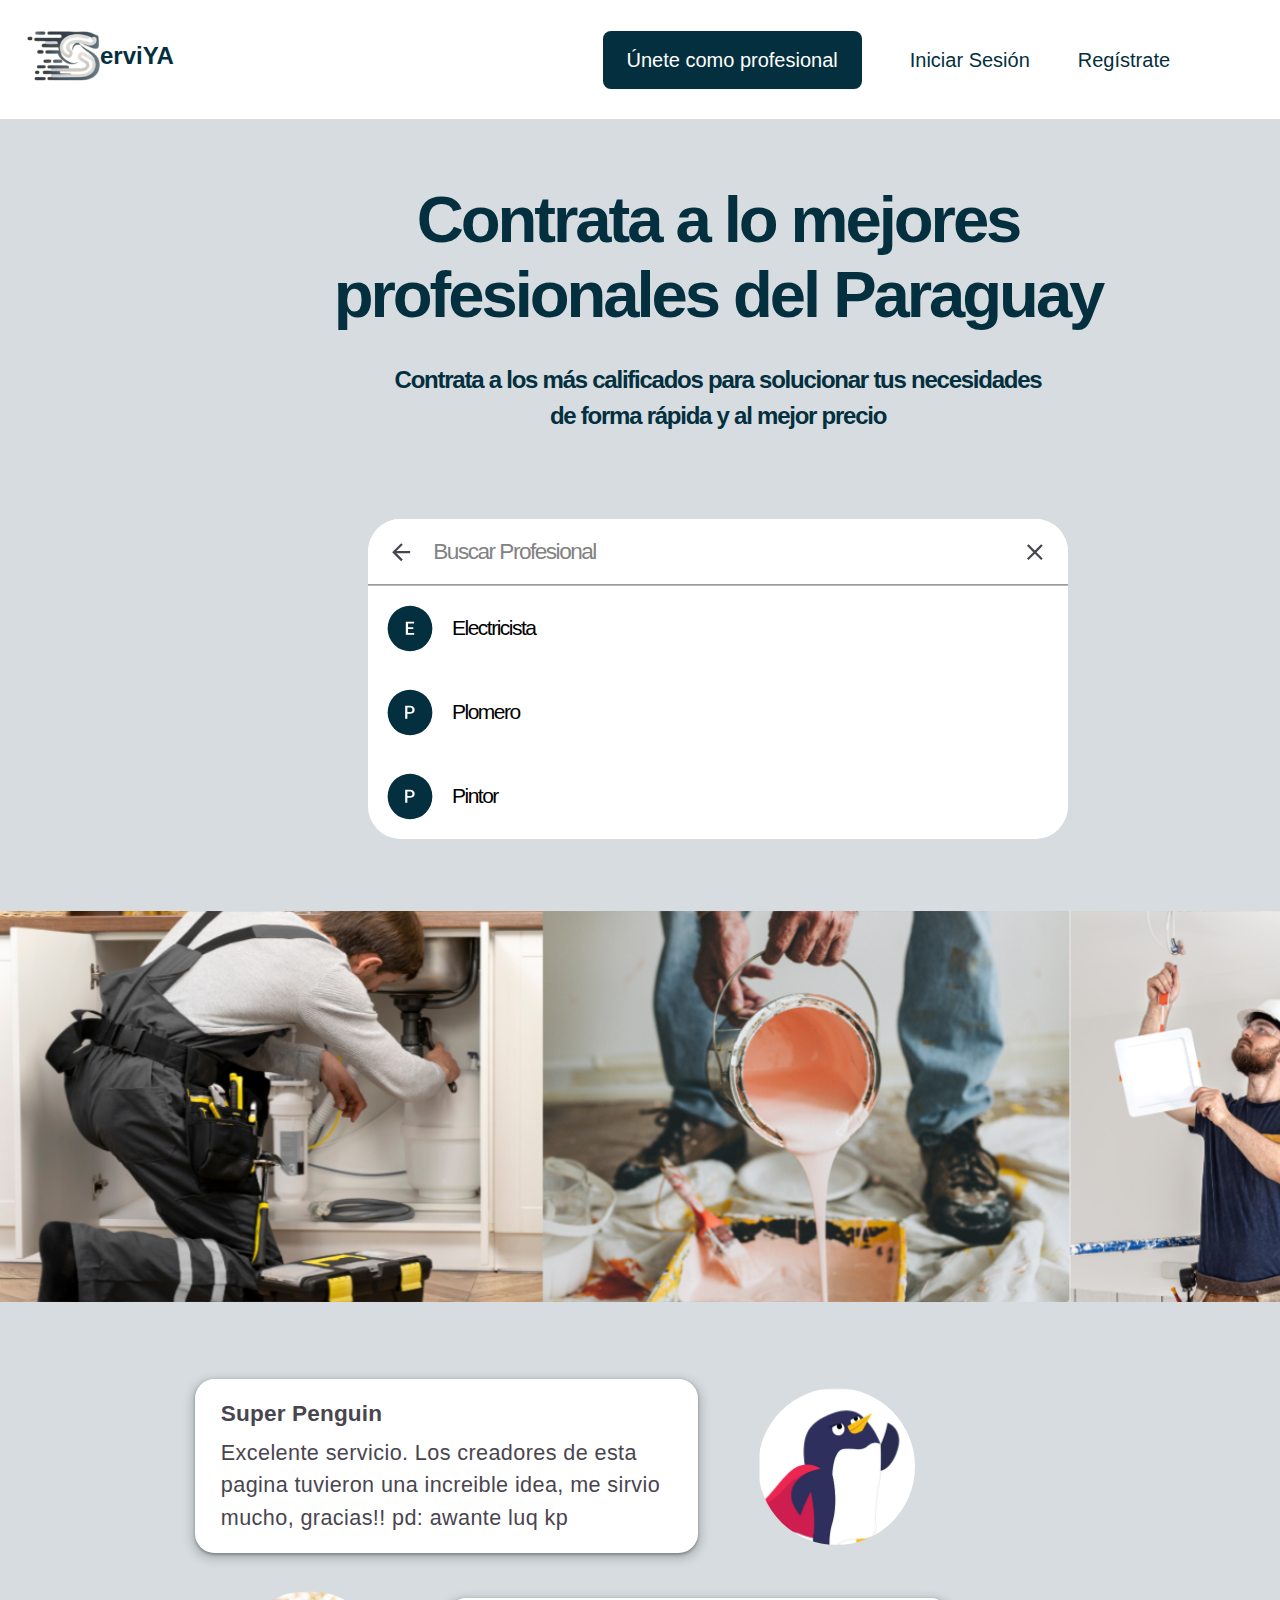
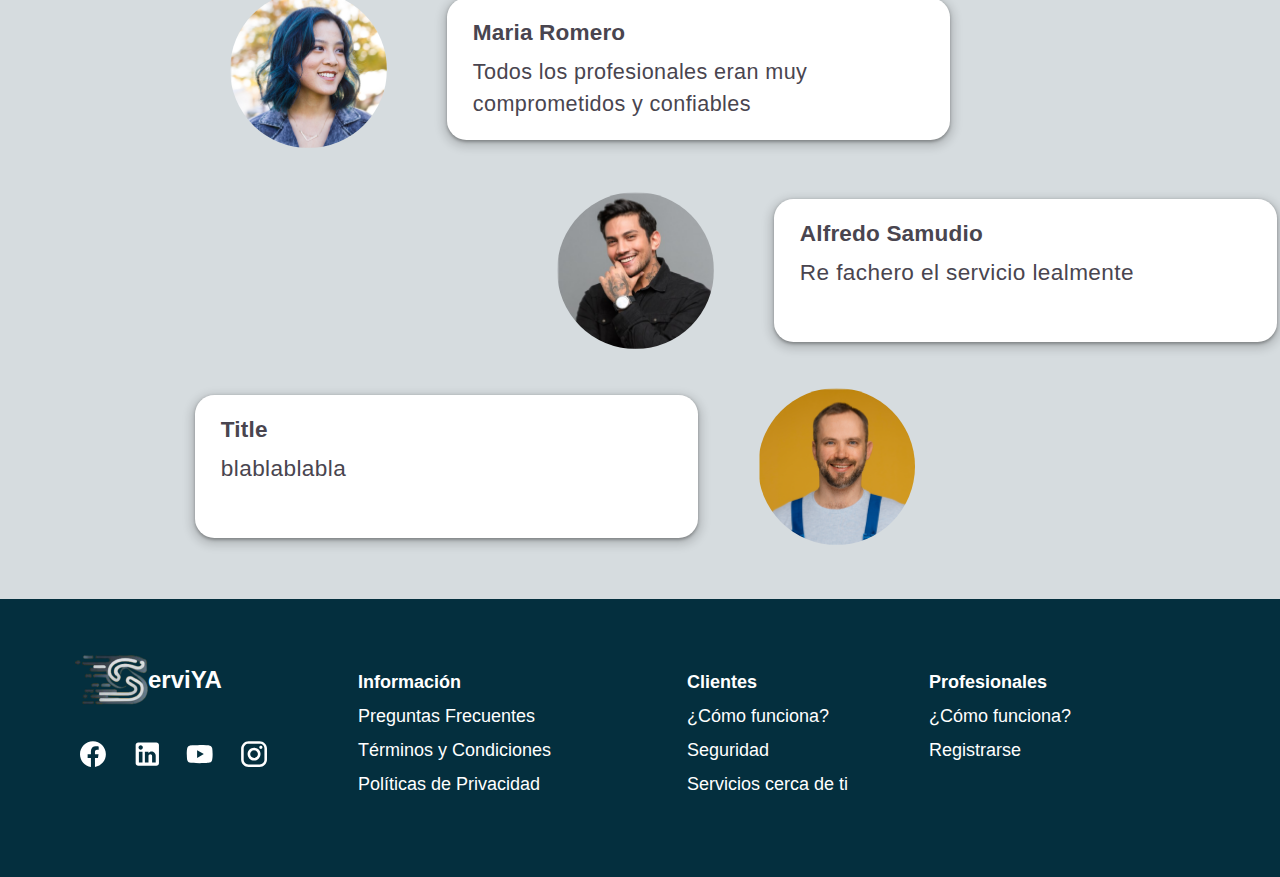
<file: figma/pagina principal/index.html>
<!DOCTYPE html>
<html lang="en">
<head>
  <meta charset="UTF-8">
  <meta http-equiv="X-UA-Compatible" content="IE=edge">
  <meta name="viewport" content="width=device-width, initial-scale=1.0">
  <link rel="stylesheet" href="./vars.css">
  <link rel="stylesheet" href="./style.css">
  
  
  <style>
   a,
   button,
   input,
   select,
   h1,
   h2,
   h3,
   h4,
   h5,
   * {
       box-sizing: border-box;
       margin: 0;
       padding: 0;
       border: none;
       text-decoration: none;
       background: none;
   
       -webkit-font-smoothing: antialiased;
   }
   
   menu, ol, ul {
       list-style-type: none;
       margin: 0;
       padding: 0;
   }
   </style>
  <title>Document</title>
</head>
<body>
  <div class="pagina-principal-autohtml">
    <div class="footer">
      <div class="profesionales">
        <div class="profesionales2">Profesionales</div>
        <div class="c-mo-funciona">¿Cómo funciona?</div>
        <div class="registrarse">Registrarse</div>
      </div>
      <div class="clientes">
        <div class="clientes2">Clientes</div>
        <div class="c-mo-funciona">¿Cómo funciona?</div>
        <div class="seguridad">Seguridad</div>
        <div class="servicios-cerca-de-ti">Servicios cerca de ti</div>
      </div>
      <div class="informaci-n">
        <div class="informaci-n2">Información</div>
        <div class="preguntas-frecuentes">Preguntas Frecuentes</div>
        <div class="t-rminos-y-condiciones">Términos y Condiciones</div>
        <div class="pol-ticas-de-privacidad">Políticas de Privacidad</div>
      </div>
      <div class="social-icons">
        <div class="buttons-icon">
          <img class="icon" src="icon0.svg" />
        </div>
        <div class="buttons-icon">
          <img class="icon2" src="icon1.svg" />
        </div>
        <div class="buttons-icon">
          <img class="icon3" src="icon2.svg" />
        </div>
        <div class="buttons-icon">
          <img class="icon4" src="icon3.svg" />
        </div>
      </div>
      <div class="ervi-ya">erviYA</div>
      <img class="imagen-logo" src="imagen-logo0.png" />
    </div>
    <div class="main">
      <div class="articulo-principal">
        <div class="bara-de-busqueda">
          <div class="iconos">
            <div class="leading-icon-button">
              <div class="container">
                <div class="state-layer">
                  <img class="icon5" src="icon4.svg" />
                </div>
              </div>
            </div>
            <div class="content">
              <div class="input-text">
                <div class="buscar-profesional">Buscar Profesional</div>
              </div>
            </div>
            <div class="trailing-icon-button">
              <div class="container">
                <div class="state-layer">
                  <img class="icon6" src="icon5.svg" />
                </div>
              </div>
            </div>
          </div>
          <img class="divider" src="divider0.svg" />
          <div class="list">
            <div class="list-item-1">
              <div class="state-layer-overlay"></div>
              <div class="barra-completa">
                <div class="leading-element">
                  <img class="simbolo" src="simbolo0.svg" />
                </div>
                <div class="content2">
                  <div class="electricista">Electricista</div>
                </div>
              </div>
            </div>
            <div class="list-item-2">
              <div class="state-layer-overlay"></div>
              <div class="state-layer2">
                <div class="leading-element">
                  <img class="simbolo2" src="simbolo1.svg" />
                </div>
                <div class="content2">
                  <div class="plomero">Plomero</div>
                </div>
              </div>
            </div>
            <div class="list-item-3">
              <div class="state-layer-overlay"></div>
              <div class="state-layer2">
                <div class="leading-element">
                  <img class="simbolo3" src="simbolo2.svg" />
                </div>
                <div class="content2">
                  <div class="pintor">Pintor</div>
                </div>
              </div>
            </div>
          </div>
        </div>
        <div
          class="contrata-a-los-m-s-calificados-para-solucionar-tus-necesidades-de-forma-r-pida-y-al-mejor-precio"
        >
          Contrata a los más calificados para solucionar tus necesidades
          <br />
          de forma rápida y al mejor precio
        </div>
        <div class="contrata-a-lo-mejores-profesionales-del-paraguay">
          Contrata a lo mejores profesionales del Paraguay
        </div>
      </div>
      <img class="imagenes-obreros" src="imagenes-obreros0.svg" />
      <div class="rese-as">
        <div class="rich-tooltip-4">
          <div class="content3">
            <div class="nombre-usuario-4">Title</div>
            <div class="supporting-text">
              blablablabla
              <br />
            </div>
          </div>
        </div>
        <div class="rich-tooltip-3">
          <div class="content4">
            <div class="nombre-usuario-3">Alfredo Samudio</div>
            <div class="supporting-text2">Re fachero el servicio lealmente</div>
          </div>
        </div>
        <div class="rich-tooltip-2">
          <div class="content3">
            <div class="nombre-usuario-2">Maria Romero</div>
            <div class="supporting-text3">
              Todos los profesionales eran muy comprometidos y confiables
            </div>
          </div>
        </div>
        <div class="rich-tooltip-1">
          <div class="content3">
            <div class="nombre-usuario-1">Super Penguin</div>
            <div class="supporting-text3">
              Excelente servicio. Los creadores de esta pagina tuvieron una
              increible idea, me sirvio mucho, gracias!! pd: awante luq kp
            </div>
          </div>
        </div>
        <div class="avatar-4">
          <img class="shape" src="shape0.png" />
        </div>
        <div class="avatar-3">
          <img class="shape" src="shape1.png" />
        </div>
        <div class="avatar-2">
          <img class="shape" src="shape2.png" />
        </div>
        <div class="avatar-1">
          <img class="shape" src="shape3.png" />
        </div>
      </div>
    </div>
    <div class="header">
      <div class="items">
        <div class="button">
          <div class="nete-como-profesional">Únete como profesional</div>
        </div>
        <div class="iniciar-sesi-n">Iniciar Sesión</div>
        <div class="reg-strate">Regístrate</div>
      </div>
      <div class="ervi-ya2">erviYA</div>
      <img class="imagen-logo2" src="imagen-logo1.png" />
    </div>
  </div>
  
</body>
</html>
</file>
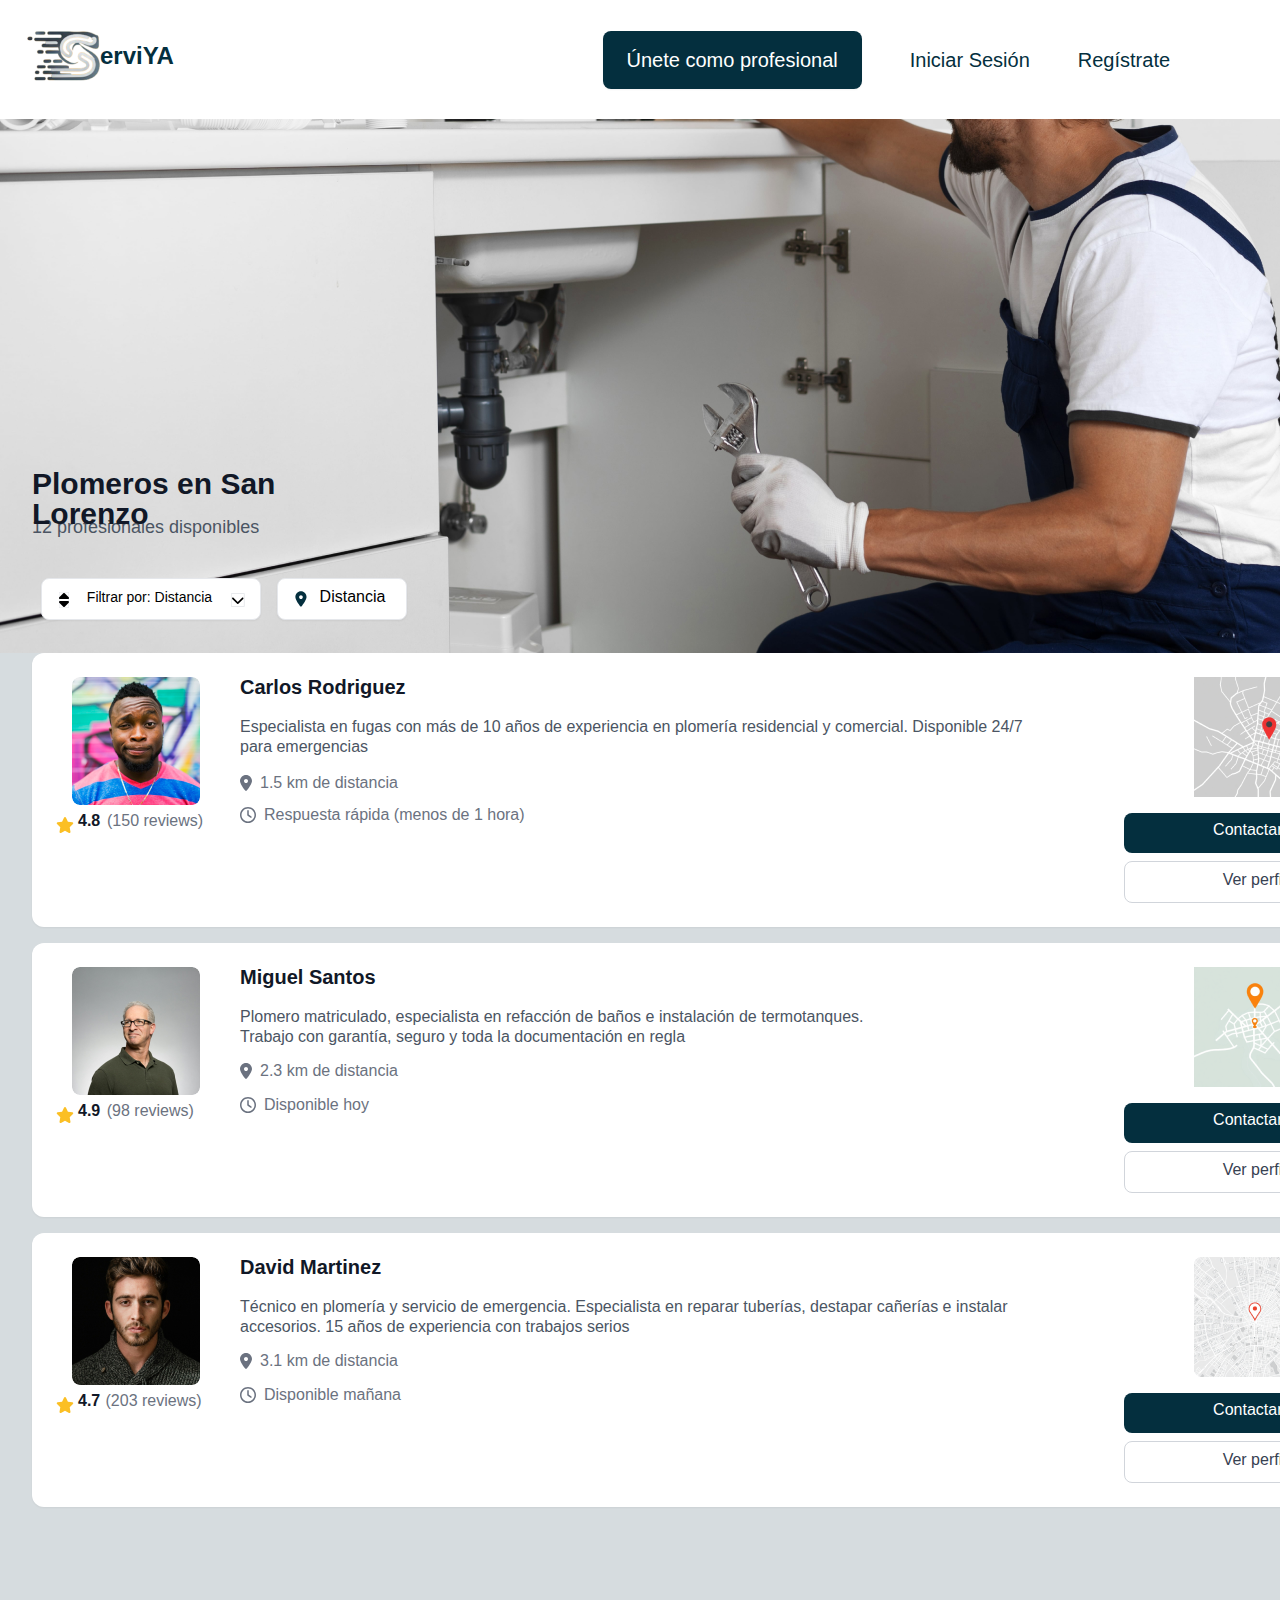
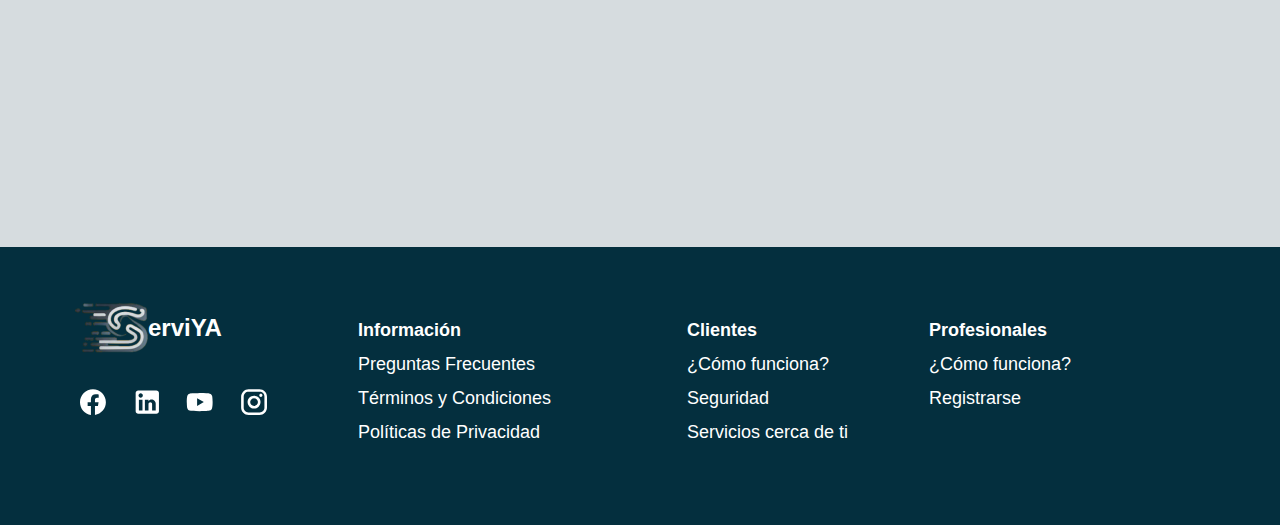
<file: figma/seleccion de profesionales/index.html>
<!DOCTYPE html>
<html lang="en">
<head>
  <meta charset="UTF-8">
  <meta http-equiv="X-UA-Compatible" content="IE=edge">
  <meta name="viewport" content="width=device-width, initial-scale=1.0">
  <link rel="stylesheet" href="./vars.css">
  <link rel="stylesheet" href="./style.css">
  
  
  <style>
   a,
   button,
   input,
   select,
   h1,
   h2,
   h3,
   h4,
   h5,
   * {
       box-sizing: border-box;
       margin: 0;
       padding: 0;
       border: none;
       text-decoration: none;
       background: none;
   
       -webkit-font-smoothing: antialiased;
   }
   
   menu, ol, ul {
       list-style-type: none;
       margin: 0;
       padding: 0;
   }
   </style>
  <title>Document</title>
</head>
<body>
  <div class="seleccion-de-profesionales">
    <div class="footer">
      <div class="profesionales">
        <div class="profesionales2">Profesionales</div>
        <div class="c-mo-funciona">¿Cómo funciona?</div>
        <div class="registrarse">Registrarse</div>
      </div>
      <div class="clientes">
        <div class="clientes2">Clientes</div>
        <div class="c-mo-funciona">¿Cómo funciona?</div>
        <div class="seguridad">Seguridad</div>
        <div class="servicios-cerca-de-ti">Servicios cerca de ti</div>
      </div>
      <div class="informaci-n">
        <div class="informaci-n2">Información</div>
        <div class="preguntas-frecuentes">Preguntas Frecuentes</div>
        <div class="t-rminos-y-condiciones">Términos y Condiciones</div>
        <div class="pol-ticas-de-privacidad">Políticas de Privacidad</div>
      </div>
      <div class="social-icons">
        <div class="div">
          <img class="icon" src="icon0.svg" />
        </div>
        <div class="div">
          <img class="icon2" src="icon1.svg" />
        </div>
        <div class="div">
          <img class="icon3" src="icon2.svg" />
        </div>
        <div class="div">
          <img class="icon4" src="icon3.svg" />
        </div>
      </div>
      <div class="ervi-ya">erviYA</div>
      <img class="imagen-logo" src="imagen-logo0.png" />
    </div>
    <div class="main">
      <img class="plomero-02" src="plomero-020.png" />
      <div class="profesionales3">
        <div class="titulo-profesionales-encontrados">
          <div class="_12-profesionales-disponibles">
            12 profesionales disponibles
          </div>
          <div class="plomeros-en-san-lorenzo">Plomeros en San Lorenzo</div>
        </div>
        <div class="botones-filtro-distancia">
          <div class="boton-filtro">
            <img class="vector-filtro" src="vector-filtro0.svg" />
            <div class="filtro">
              <div class="filtrar-por-distancia">Filtrar por: Distancia</div>
            </div>
            <img class="vector-flecha-filtro" src="vector-flecha-filtro0.svg" />
          </div>
          <div class="boton-filtro-seleccionado">
            <img class="vector" src="vector0.svg" />
            <div class="distancia">Distancia</div>
          </div>
        </div>
        <div class="seccion-profesionales">
          <div class="perfil-03">
            <div class="img-review-perfil-03">
              <img class="imagen-perfil-03" src="imagen-perfil-030.png" />
              <div class="reviews-perfil-03">
                <img class="frame" src="frame0.svg" />
                <div class="_4-7">4.7</div>
                <div class="_203-reviews">(203 reviews)</div>
              </div>
            </div>
            <div class="descripcion-perfil-03">
              <div class="david-martinez">David Martinez</div>
              <div
                class="t-cnico-en-plomer-a-y-servicio-de-emergencia-especialista-en-reparar-tuber-as-destapar-ca-er-as-e-instalar-accesorios-15-a-os-de-experiencia-con-trabajos-serios"
              >
                Técnico en plomería y servicio de emergencia. Especialista en
                reparar tuberías, destapar cañerías e instalar accesorios. 15 años
                de experiencia con trabajos serios
              </div>
              <div class="km-de-distancia">
                <img class="icono-ubicacion" src="icono-ubicacion0.svg" />
                <div class="_3-1-km-de-distancia">3.1 km de distancia</div>
              </div>
              <div class="disponibilidad">
                <img class="frame2" src="frame1.svg" />
                <div class="disponible-ma-ana">Disponible mañana</div>
              </div>
            </div>
            <div class="mapa-perfil-03">
              <div class="mapa">
                <img class="img-mapa" src="img-mapa0.png" />
              </div>
              <div class="botones-contactar-perfil">
                <div class="boton-contacto">
                  <div class="contactar">Contactar</div>
                </div>
                <div class="ver-perfil">
                  <div class="ver-perfil2">Ver perfil</div>
                </div>
              </div>
            </div>
          </div>
          <div class="perfil-02">
            <div class="img-review-perfil-02">
              <img class="image-perfil-02" src="image-perfil-020.png" />
              <div class="reviews-perfil-02">
                <img class="frame3" src="frame2.svg" />
                <div class="_4-9">4.9</div>
                <div class="_98-reviews">(98 reviews)</div>
              </div>
            </div>
            <div class="descripcion-perfil-02">
              <div class="miguel-santos">Miguel Santos</div>
              <div
                class="plomero-matriculado-especialista-en-refacci-n-de-ba-os-e-instalaci-n-de-termotanques-trabajo-con-garant-a-seguro-y-toda-la-documentaci-n-en-regla"
              >
                Plomero matriculado, especialista en refacción de baños e
                instalación de termotanques.
                <br />
                Trabajo con garantía, seguro y toda la documentación en regla
              </div>
              <div class="km-de-distancia2">
                <img class="frame4" src="frame3.svg" />
                <div class="_2-3-km-de-distancia">2.3 km de distancia</div>
              </div>
              <div class="disponibilidad2">
                <img class="frame5" src="frame4.svg" />
                <div class="disponible-hoy">Disponible hoy</div>
              </div>
            </div>
            <div class="mapa-perfil-02">
              <img class="mapa2" src="mapa1.png" />
              <div class="botones-contactar-perfil">
                <div class="boton-contacto">
                  <div class="contactar">Contactar</div>
                </div>
                <div class="ver-perfil">
                  <div class="ver-perfil2">Ver perfil</div>
                </div>
              </div>
            </div>
          </div>
          <div class="perfil-01">
            <div class="img-reviews-perfil-01">
              <img class="img-perfil-01" src="img-perfil-010.png" />
              <div class="reviews-perfil-01">
                <img class="frame6" src="frame5.svg" />
                <div class="_4-8">4.8</div>
                <div class="_150-reviews">(150 reviews)</div>
              </div>
            </div>
            <div class="descripcion-perfil-01">
              <div class="carlos-rodriguez">Carlos Rodriguez</div>
              <div
                class="especialista-en-fugas-con-m-s-de-10-a-os-de-experiencia-en-plomer-a-residencial-y-comercial-disponible-24-7-para-emergencias"
              >
                Especialista en fugas con más de 10 años de experiencia en
                plomería residencial y comercial. Disponible 24/7 para emergencias
              </div>
              <div class="km-de-distancia3">
                <img class="frame7" src="frame6.svg" />
                <div class="_1-5-km-de-distancia">1.5 km de distancia</div>
              </div>
              <div class="disponibilidad3">
                <img class="frame8" src="frame7.svg" />
                <div class="respuesta-r-pida-menos-de-1-hora">
                  Respuesta rápida (menos de 1 hora)
                </div>
              </div>
            </div>
            <div class="mapa-botones">
              <img class="mapa2" src="mapa2.png" />
              <div class="botones-contactar-perfil">
                <div class="boton-contacto">
                  <div class="contactar">Contactar</div>
                </div>
                <div class="ver-perfil">
                  <div class="ver-perfil2">Ver perfil</div>
                </div>
              </div>
            </div>
          </div>
        </div>
      </div>
    </div>
    <div class="header">
      <div class="items">
        <div class="button">
          <div class="nete-como-profesional">Únete como profesional</div>
        </div>
        <div class="iniciar-sesi-n">Iniciar Sesión</div>
        <div class="reg-strate">Regístrate</div>
      </div>
      <div class="ervi-ya2">erviYA</div>
      <img class="imagen-logo2" src="imagen-logo1.png" />
    </div>
  </div>
  
</body>
</html>
</file>
<file: figma/pagina principal/vars.css>
/* Figma Styles of your File */
:root {
  /* Colors */
  /* Fonts */
  /* Effects */
}
</file>
<file: figma/pagina principal/style.css>
.pagina-principal-autohtml,
.pagina-principal-autohtml * {
  box-sizing: border-box;
}
.pagina-principal-autohtml {
  background: #d6dcdf;
  height: 2477px;
  position: relative;
  overflow: hidden;
}
.footer {
  background: #042f3e;
  height: 278px;
  position: absolute;
  right: 0px;
  left: 0px;
  bottom: 0px;
  overflow: hidden;
}
.info-footer {
  position: absolute;
  inset: 0;
}
.profesionales {
  display: flex;
  flex-direction: column;
  gap: 7px;
  align-items: flex-end;
  justify-content: center;
  width: 241.54px;
  height: 155px;
  position: absolute;
  right: 109.46px;
  top: 40px;
}
.profesionales2 {
  color: #ffffff;
  text-align: left;
  font-family: "Montserrat-ExtraBold", sans-serif;
  font-size: 18px;
  line-height: 150%;
  font-weight: 800;
  position: relative;
  align-self: stretch;
  display: flex;
  align-items: center;
  justify-content: flex-start;
}
.c-mo-funciona {
  color: #ffffff;
  text-align: left;
  font-family: "Montserrat-Medium", sans-serif;
  font-size: 18px;
  line-height: 150%;
  font-weight: 500;
  position: relative;
  align-self: stretch;
  display: flex;
  align-items: center;
  justify-content: flex-start;
}
.registrarse {
  color: #ffffff;
  text-align: left;
  font-family: "Montserrat-Medium", sans-serif;
  font-size: 18px;
  line-height: 150%;
  font-weight: 500;
  position: relative;
  align-self: stretch;
  display: flex;
  align-items: center;
  justify-content: flex-start;
}
.clientes {
  display: flex;
  flex-direction: column;
  gap: 7px;
  align-items: flex-end;
  justify-content: center;
  width: 241.54px;
  height: 217px;
  position: absolute;
  right: 351.46px;
  top: 26px;
}
.clientes2 {
  color: #ffffff;
  text-align: left;
  font-family: "Montserrat-ExtraBold", sans-serif;
  font-size: 18px;
  line-height: 150%;
  font-weight: 800;
  position: relative;
  align-self: stretch;
  display: flex;
  align-items: center;
  justify-content: flex-start;
}
.seguridad {
  color: #ffffff;
  text-align: left;
  font-family: "Montserrat-Medium", sans-serif;
  font-size: 18px;
  line-height: 150%;
  font-weight: 500;
  position: relative;
  align-self: stretch;
  display: flex;
  align-items: center;
  justify-content: flex-start;
}
.servicios-cerca-de-ti {
  color: #ffffff;
  text-align: left;
  font-family: "Montserrat-Medium", sans-serif;
  font-size: 18px;
  line-height: 150%;
  font-weight: 500;
  position: relative;
  align-self: stretch;
  display: flex;
  align-items: center;
  justify-content: flex-start;
}
.informaci-n {
  display: flex;
  flex-direction: column;
  gap: 7px;
  align-items: flex-end;
  justify-content: center;
  width: 309px;
  height: 217px;
  position: absolute;
  right: 613px;
  top: 26px;
}
.informaci-n2 {
  color: #ffffff;
  text-align: left;
  font-family: "Montserrat-ExtraBold", sans-serif;
  font-size: 18px;
  line-height: 150%;
  font-weight: 800;
  position: relative;
  align-self: stretch;
  display: flex;
  align-items: center;
  justify-content: flex-start;
}
.preguntas-frecuentes {
  color: #ffffff;
  text-align: left;
  font-family: "Montserrat-Medium", sans-serif;
  font-size: 18px;
  line-height: 150%;
  font-weight: 500;
  position: relative;
  align-self: stretch;
  display: flex;
  align-items: center;
  justify-content: flex-start;
}
.t-rminos-y-condiciones {
  color: #ffffff;
  text-align: left;
  font-family: "Montserrat-Medium", sans-serif;
  font-size: 18px;
  line-height: 150%;
  font-weight: 500;
  position: relative;
  align-self: stretch;
  display: flex;
  align-items: center;
  justify-content: flex-start;
}
.pol-ticas-de-privacidad {
  color: #ffffff;
  text-align: left;
  font-family: "Montserrat-Medium", sans-serif;
  font-size: 18px;
  line-height: 150%;
  font-weight: 500;
  position: relative;
  align-self: stretch;
  display: flex;
  align-items: center;
  justify-content: flex-start;
}
.social-icons {
  display: flex;
  flex-direction: row;
  gap: 0px;
  align-items: center;
  justify-content: flex-start;
  position: absolute;
  left: 66.75px;
  top: 127.94px;
}
.buttons-icon {
  border-radius: 5.34px;
  padding: 10.68px;
  flex-shrink: 0;
  width: 53.38px;
  height: 53.38px;
  position: relative;
}
.icon {
  width: 32.02px;
  height: 32.02px;
  position: absolute;
  left: 10.67px;
  top: 10.68px;
  overflow: visible;
}
.icon2 {
  width: 32.02px;
  height: 32.02px;
  position: absolute;
  left: 10.67px;
  top: 10.68px;
  overflow: visible;
}
.icon3 {
  width: 32.02px;
  height: 32.02px;
  position: absolute;
  left: 10.67px;
  top: 10.68px;
  overflow: visible;
}
.icon4 {
  width: 32.02px;
  height: 32.02px;
  position: absolute;
  left: 10.67px;
  top: 10.68px;
  overflow: visible;
}
.logo {
  position: absolute;
  inset: 0;
}
.ervi-ya {
  color: #ffffff;
  text-align: left;
  font-family: "Montserrat-Black", sans-serif;
  font-size: 24px;
  line-height: 150%;
  font-weight: 900;
  position: absolute;
  left: 148px;
  top: calc(50% - 76px);
  display: flex;
  align-items: center;
  justify-content: flex-start;
}
.imagen-logo {
  width: 216px;
  height: 216px;
  position: absolute;
  left: 8px;
  top: -24px;
  object-fit: cover;
  aspect-ratio: 1;
}
.main {
  display: flex;
  flex-direction: column;
  gap: 33px;
  align-items: flex-start;
  justify-content: flex-start;
  width: 1440px;
  height: 2080px;
  position: absolute;
  left: 0px;
  top: 119px;
}
.articulo-principal {
  flex-shrink: 0;
  width: 850.04px;
  height: 656.5px;
  position: static;
}
.bara-de-busqueda {
  background: #ffffff;
  border-radius: 32.67px;
  display: flex;
  flex-direction: column;
  gap: 0px;
  align-items: flex-start;
  justify-content: flex-start;
  width: 700px;
  height: 319.5px;
  min-width: 420px;
  max-width: 840px;
  min-height: 280px;
  position: absolute;
  left: calc(50% - 352px);
  top: calc(50% - 640px);
}
.iconos {
  background: #ffffff;
  border-radius: 32.67px 32.67px 0px 0px;
  padding: 4.67px;
  display: flex;
  flex-direction: row;
  gap: 4.67px;
  align-items: center;
  justify-content: center;
  align-self: stretch;
  flex-shrink: 0;
  height: 65.33px;
  position: relative;
}
.leading-icon-button {
  display: flex;
  flex-direction: column;
  gap: 11.67px;
  align-items: center;
  justify-content: center;
  flex-shrink: 0;
  width: 56px;
  height: 56px;
  position: relative;
}
.container {
  border-radius: 116.67px;
  display: flex;
  flex-direction: row;
  gap: 11.67px;
  align-items: center;
  justify-content: center;
  flex-shrink: 0;
  position: relative;
  overflow: hidden;
}
.state-layer {
  padding: 9.33px;
  display: flex;
  flex-direction: row;
  gap: 11.67px;
  align-items: center;
  justify-content: center;
  flex-shrink: 0;
  position: relative;
}
.icon5 {
  flex-shrink: 0;
  width: 28px;
  height: 28px;
  position: relative;
  overflow: visible;
}
.content {
  display: flex;
  flex-direction: column;
  gap: 11.67px;
  align-items: flex-start;
  justify-content: center;
  align-self: stretch;
  flex: 1;
  position: relative;
}
.input-text {
  padding: 11.67px 0px 11.67px 0px;
  display: flex;
  flex-direction: row;
  gap: 1.17px;
  align-items: center;
  justify-content: flex-start;
  flex-shrink: 0;
  height: 28px;
  position: relative;
}
.buscar-profesional {
  color: #828282;
  text-align: left;
  font-family: "Montserrat-Light", sans-serif;
  font-size: 22.5907039642334px;
  line-height: 32.27px;
  letter-spacing: -1.5px;
  font-weight: 300;
  position: relative;
}
.trailing-icon-button {
  display: flex;
  flex-direction: column;
  gap: 11.67px;
  align-items: center;
  justify-content: center;
  flex-shrink: 0;
  width: 56px;
  height: 56px;
  position: relative;
}
.icon6 {
  flex-shrink: 0;
  width: 28px;
  height: 28px;
  position: relative;
  overflow: visible;
}
.divider {
  display: flex;
  flex-direction: column;
  gap: 0px;
  align-items: flex-start;
  justify-content: center;
  align-self: stretch;
  flex-shrink: 0;
  height: auto;
  position: relative;
  overflow: visible;
}
.list {
  display: flex;
  flex-direction: column;
  gap: 0px;
  align-items: flex-start;
  justify-content: flex-start;
  align-self: stretch;
  flex-shrink: 0;
  position: relative;
  overflow: hidden;
}
.list-item-1 {
  display: flex;
  flex-direction: column;
  gap: 0px;
  align-items: center;
  justify-content: center;
  align-self: stretch;
  flex-shrink: 0;
  height: 84px;
  min-height: 84px;
  position: relative;
}
.state-layer-overlay {
  flex-shrink: 0;
  width: 100%;
  height: 100%;
  position: absolute;
  right: 0%;
  left: 0%;
  bottom: 0%;
  top: 0%;
}
.barra-completa {
  padding: 9.33px 18.67px 9.33px 18.67px;
  display: flex;
  flex-direction: row;
  gap: 18.67px;
  align-items: center;
  justify-content: flex-start;
  align-self: stretch;
  flex: 1;
  position: relative;
}
.leading-element {
  display: flex;
  flex-direction: column;
  gap: 0px;
  align-items: flex-start;
  justify-content: center;
  flex-shrink: 0;
  position: relative;
  overflow: hidden;
}
.simbolo {
  border-radius: 116.67px;
  flex-shrink: 0;
  width: 46.67px;
  height: 46.67px;
  position: relative;
  overflow: visible;
}
.content2 {
  display: flex;
  flex-direction: column;
  gap: 0px;
  align-items: flex-start;
  justify-content: center;
  align-self: stretch;
  flex: 1;
  position: relative;
  overflow: hidden;
}
.electricista {
  color: #000000;
  text-align: left;
  font-family: "Montserrat-Light", sans-serif;
  font-size: 21px;
  line-height: 32.27px;
  letter-spacing: -1.5px;
  font-weight: 300;
  position: relative;
}
.list-item-2 {
  display: flex;
  flex-direction: column;
  gap: 0px;
  align-items: center;
  justify-content: center;
  align-self: stretch;
  flex-shrink: 0;
  height: 84px;
  min-height: 84px;
  position: relative;
}
.state-layer2 {
  padding: 9.33px 18.67px 9.33px 18.67px;
  display: flex;
  flex-direction: row;
  gap: 18.67px;
  align-items: center;
  justify-content: flex-start;
  align-self: stretch;
  flex: 1;
  position: relative;
}
.simbolo2 {
  border-radius: 116.67px;
  flex-shrink: 0;
  width: 46.67px;
  height: 46.67px;
  position: relative;
  overflow: visible;
}
.plomero {
  color: #000000;
  text-align: left;
  font-family: "Montserrat-Light", sans-serif;
  font-size: 21px;
  line-height: 32.27px;
  letter-spacing: -1.5px;
  font-weight: 300;
  position: relative;
}
.list-item-3 {
  display: flex;
  flex-direction: column;
  gap: 0px;
  align-items: center;
  justify-content: center;
  align-self: stretch;
  flex-shrink: 0;
  height: 84px;
  min-height: 84px;
  position: relative;
}
.simbolo3 {
  border-radius: 116.67px;
  flex-shrink: 0;
  width: 46.67px;
  height: 46.67px;
  position: relative;
  overflow: visible;
}
.pintor {
  color: #000000;
  text-align: left;
  font-family: "Montserrat-Light", sans-serif;
  font-size: 21px;
  line-height: 32.27px;
  letter-spacing: -1.5px;
  font-weight: 300;
  position: relative;
}
.contrata-a-los-m-s-calificados-para-solucionar-tus-necesidades-de-forma-r-pida-y-al-mejor-precio {
  color: #042f3e;
  text-align: center;
  font-family: "Montserrat-SemiBold", sans-serif;
  font-size: 24px;
  line-height: 150%;
  letter-spacing: -1.25px;
  font-weight: 600;
  position: absolute;
  left: calc(50% - 419px);
  top: 243px;
  width: 834px;
  display: flex;
  align-items: center;
  justify-content: center;
}
.contrata-a-lo-mejores-profesionales-del-paraguay {
  color: #042f3e;
  text-align: center;
  font-family: "Montserrat-Bold", sans-serif;
  font-size: 65.23076629638672px;
  letter-spacing: -3.06px;
  font-weight: 700;
  position: absolute;
  left: calc(50% - 427px);
  top: 63px;
  width: 850.04px;
}
.imagenes-obreros {
  flex-shrink: 0;
  width: 1441.85px;
  height: 390.88px;
  position: absolute;
  left: 50%;
  translate: -50%;
  top: 792.06px;
  overflow: visible;
}
.rese-as {
  flex-shrink: 0;
  width: 1082.45px;
  height: 766px;
  position: static;
}
.rich-tooltip-4 {
  background: #ffffff;
  border-radius: 19.36px;
  padding: 0px 0px 12.91px 0px;
  display: flex;
  flex-direction: column;
  gap: 58px;
  align-items: flex-start;
  justify-content: flex-start;
  width: 503.45px;
  height: 143.18px;
  position: absolute;
  left: 195px;
  top: 1876px;
  box-shadow: 0px 3.23px 9.68px 3.23px rgba(0, 0, 0, 0.15),
    0px 1.61px 3.23px 0px rgba(0, 0, 0, 0.3);
  overflow: hidden;
}
.content3 {
  padding: 19.36px 25.82px 6.45px 25.82px;
  display: flex;
  flex-direction: column;
  gap: 6.45px;
  align-items: flex-start;
  justify-content: flex-start;
  flex-shrink: 0;
  width: 503.45px;
  position: relative;
}
.nombre-usuario-4 {
  color: var(--schemes-on-surface-variant, #49454f);
  text-align: left;
  font-family: "Montserrat-Bold", sans-serif;
  font-size: 22.590909957885742px;
  line-height: 32.27px;
  letter-spacing: 0.16px;
  font-weight: 700;
  position: relative;
  align-self: stretch;
}
.supporting-text {
  color: var(--schemes-on-surface-variant, #49454f);
  text-align: left;
  font-family: "Montserrat-Light", sans-serif;
  font-size: 22.590909957885742px;
  line-height: 32.27px;
  letter-spacing: 0.4px;
  font-weight: 300;
  position: relative;
  align-self: stretch;
}
.rich-tooltip-3 {
  background: #ffffff;
  border-radius: 19.36px;
  padding: 0px 0px 12.91px 0px;
  display: flex;
  flex-direction: column;
  gap: 58px;
  align-items: flex-start;
  justify-content: flex-start;
  width: 503.45px;
  height: 143.18px;
  position: absolute;
  left: 774px;
  top: 1680px;
  box-shadow: 0px 3.23px 9.68px 3.23px rgba(0, 0, 0, 0.15),
    0px 1.61px 3.23px 0px rgba(0, 0, 0, 0.3);
  overflow: hidden;
}
.content4 {
  padding: 19.36px 25.82px 6.45px 25.82px;
  display: flex;
  flex-direction: column;
  gap: 6.45px;
  align-items: flex-start;
  justify-content: flex-start;
  flex-shrink: 0;
  width: 503px;
  height: 143px;
  position: relative;
}
.nombre-usuario-3 {
  color: var(--schemes-on-surface-variant, #49454f);
  text-align: left;
  font-family: "Montserrat-Bold", sans-serif;
  font-size: 22.59070587158203px;
  line-height: 32.27px;
  letter-spacing: 0.16px;
  font-weight: 700;
  position: relative;
  align-self: stretch;
}
.supporting-text2 {
  color: var(--schemes-on-surface-variant, #49454f);
  text-align: left;
  font-family: "Montserrat-Light", sans-serif;
  font-size: 22.59070587158203px;
  line-height: 32.27px;
  letter-spacing: 0.4px;
  font-weight: 300;
  position: relative;
  align-self: stretch;
}
.rich-tooltip-2 {
  background: #ffffff;
  border-radius: 19.36px;
  padding: 0px 0px 12.91px 0px;
  display: flex;
  flex-direction: column;
  gap: 12.91px;
  align-items: flex-start;
  justify-content: flex-start;
  position: absolute;
  left: 447px;
  top: 1479px;
  box-shadow: 0px 3.23px 9.68px 3.23px rgba(0, 0, 0, 0.15),
    0px 1.61px 3.23px 0px rgba(0, 0, 0, 0.3);
  overflow: hidden;
}
.nombre-usuario-2 {
  color: var(--schemes-on-surface-variant, #49454f);
  text-align: left;
  font-family: "Montserrat-Bold", sans-serif;
  font-size: 22.59070587158203px;
  line-height: 32.27px;
  letter-spacing: 0.16px;
  font-weight: 700;
  position: relative;
  align-self: stretch;
}
.supporting-text3 {
  color: var(--schemes-on-surface-variant, #49454f);
  text-align: left;
  font-family: "Montserrat-Light", sans-serif;
  font-size: 21.600000381469727px;
  line-height: 32.27px;
  letter-spacing: 0.4px;
  font-weight: 300;
  position: relative;
  align-self: stretch;
}
.rich-tooltip-1 {
  background: #ffffff;
  border-radius: 19.36px;
  padding: 0px 0px 12.91px 0px;
  display: flex;
  flex-direction: column;
  gap: 12.91px;
  align-items: flex-start;
  justify-content: flex-start;
  position: absolute;
  left: 195px;
  top: 1260px;
  box-shadow: 0px 3.23px 9.68px 3.23px rgba(0, 0, 0, 0.15),
    0px 1.61px 3.23px 0px rgba(0, 0, 0, 0.3);
  overflow: hidden;
}
.nombre-usuario-1 {
  color: var(--schemes-on-surface-variant, #49454f);
  text-align: left;
  font-family: "Montserrat-Bold", sans-serif;
  font-size: 22.5907039642334px;
  line-height: 32.27px;
  letter-spacing: 0.16px;
  font-weight: 700;
  position: relative;
  align-self: stretch;
}
.avatar-4 {
  border-radius: 34127.02px;
  width: 157px;
  height: 157px;
  position: absolute;
  left: 758.45px;
  top: 1869px;
  overflow: hidden;
}
.shape {
  width: 157px;
  height: 157px;
  position: absolute;
  left: 50%;
  translate: -50% -50%;
  top: 50%;
  object-fit: cover;
}
.avatar-3 {
  border-radius: 9999px;
  width: 157px;
  height: 157px;
  position: absolute;
  left: 557px;
  top: 1673px;
  overflow: hidden;
}
.avatar-2 {
  border-radius: 9999px;
  width: 157px;
  height: 157px;
  position: absolute;
  left: 230px;
  top: 1472px;
  overflow: hidden;
}
.avatar-1 {
  border-radius: 9999px;
  width: 157px;
  height: 157px;
  position: absolute;
  left: 758.45px;
  top: 1269px;
  overflow: hidden;
}
.header {
  background: #ffffff;
  height: 119px;
  position: absolute;
  right: 0px;
  left: 0px;
  top: 0px;
  overflow: hidden;
}
.items {
  display: flex;
  flex-direction: row;
  gap: var(--spacing-m, 48px);
  align-items: center;
  justify-content: flex-end;
  position: absolute;
  left: calc(50% - 37.5px);
  top: 50%;
  translate: 0 -50%;
}
.button {
  background: #042f3e;
  border-radius: 8px;
  padding: 14px 24px 14px 24px;
  display: flex;
  flex-direction: row;
  gap: 8px;
  align-items: center;
  justify-content: center;
  flex-shrink: 0;
  position: relative;
  box-shadow: var(
    --button-shadow-box-shadow,
    0px 1px 2px 0px rgba(0, 0, 0, 0.05)
  );
}
.nete-como-profesional {
  color: #ffffff;
  text-align: left;
  font-family: "Montserrat-Medium", sans-serif;
  font-size: 20px;
  line-height: 150%;
  font-weight: 500;
  position: relative;
  display: flex;
  align-items: center;
  justify-content: flex-start;
}
.iniciar-sesi-n {
  color: #042f3e;
  text-align: left;
  font-family: "Montserrat-Medium", sans-serif;
  font-size: 20px;
  line-height: 150%;
  font-weight: 500;
  position: relative;
  display: flex;
  align-items: center;
  justify-content: flex-start;
}
.reg-strate {
  color: #042f3e;
  text-align: left;
  font-family: "Montserrat-Medium", sans-serif;
  font-size: 20px;
  line-height: 150%;
  font-weight: 500;
  position: relative;
  display: flex;
  align-items: center;
  justify-content: flex-start;
}
.ervi-ya2 {
  color: #042f3e;
  text-align: left;
  font-family: "Montserrat-Black", sans-serif;
  font-size: 24px;
  line-height: 150%;
  font-weight: 900;
  position: absolute;
  left: 100px;
  top: calc(50% - 21.5px);
  display: flex;
  align-items: center;
  justify-content: flex-start;
}
.imagen-logo2 {
  width: 216px;
  height: 216px;
  position: absolute;
  left: -40px;
  top: -49px;
  object-fit: cover;
  aspect-ratio: 1;
}
</file>
<file: figma/seleccion de profesionales/vars.css>
/* Figma Styles of your File */
:root {
  /* Colors */
  /* Fonts */
  /* Effects */
}
</file>
<file: figma/seleccion de profesionales/style.css>
.seleccion-de-profesionales,
.seleccion-de-profesionales * {
  box-sizing: border-box;
}
.seleccion-de-profesionales {
  background: #d6dcdf;
  height: 2125px;
  position: relative;
  overflow: hidden;
}
.footer {
  background: #042f3e;
  height: 278px;
  position: absolute;
  right: 0px;
  left: 0px;
  bottom: 0px;
  overflow: hidden;
}
.info-footer {
  position: absolute;
  inset: 0;
}
.profesionales {
  display: flex;
  flex-direction: column;
  gap: 7px;
  align-items: flex-end;
  justify-content: center;
  width: 241.54px;
  height: 155px;
  position: absolute;
  right: 109.46px;
  top: 40px;
}
.profesionales2 {
  color: #ffffff;
  text-align: left;
  font-family: "Montserrat-ExtraBold", sans-serif;
  font-size: 18px;
  line-height: 150%;
  font-weight: 800;
  position: relative;
  align-self: stretch;
  display: flex;
  align-items: center;
  justify-content: flex-start;
}
.c-mo-funciona {
  color: #ffffff;
  text-align: left;
  font-family: "Montserrat-Medium", sans-serif;
  font-size: 18px;
  line-height: 150%;
  font-weight: 500;
  position: relative;
  align-self: stretch;
  display: flex;
  align-items: center;
  justify-content: flex-start;
}
.registrarse {
  color: #ffffff;
  text-align: left;
  font-family: "Montserrat-Medium", sans-serif;
  font-size: 18px;
  line-height: 150%;
  font-weight: 500;
  position: relative;
  align-self: stretch;
  display: flex;
  align-items: center;
  justify-content: flex-start;
}
.clientes {
  display: flex;
  flex-direction: column;
  gap: 7px;
  align-items: flex-end;
  justify-content: center;
  width: 241.54px;
  height: 217px;
  position: absolute;
  right: 351.46px;
  top: 26px;
}
.clientes2 {
  color: #ffffff;
  text-align: left;
  font-family: "Montserrat-ExtraBold", sans-serif;
  font-size: 18px;
  line-height: 150%;
  font-weight: 800;
  position: relative;
  align-self: stretch;
  display: flex;
  align-items: center;
  justify-content: flex-start;
}
.seguridad {
  color: #ffffff;
  text-align: left;
  font-family: "Montserrat-Medium", sans-serif;
  font-size: 18px;
  line-height: 150%;
  font-weight: 500;
  position: relative;
  align-self: stretch;
  display: flex;
  align-items: center;
  justify-content: flex-start;
}
.servicios-cerca-de-ti {
  color: #ffffff;
  text-align: left;
  font-family: "Montserrat-Medium", sans-serif;
  font-size: 18px;
  line-height: 150%;
  font-weight: 500;
  position: relative;
  align-self: stretch;
  display: flex;
  align-items: center;
  justify-content: flex-start;
}
.informaci-n {
  display: flex;
  flex-direction: column;
  gap: 7px;
  align-items: flex-end;
  justify-content: center;
  width: 309px;
  height: 217px;
  position: absolute;
  right: 613px;
  top: 26px;
}
.informaci-n2 {
  color: #ffffff;
  text-align: left;
  font-family: "Montserrat-ExtraBold", sans-serif;
  font-size: 18px;
  line-height: 150%;
  font-weight: 800;
  position: relative;
  align-self: stretch;
  display: flex;
  align-items: center;
  justify-content: flex-start;
}
.preguntas-frecuentes {
  color: #ffffff;
  text-align: left;
  font-family: "Montserrat-Medium", sans-serif;
  font-size: 18px;
  line-height: 150%;
  font-weight: 500;
  position: relative;
  align-self: stretch;
  display: flex;
  align-items: center;
  justify-content: flex-start;
}
.t-rminos-y-condiciones {
  color: #ffffff;
  text-align: left;
  font-family: "Montserrat-Medium", sans-serif;
  font-size: 18px;
  line-height: 150%;
  font-weight: 500;
  position: relative;
  align-self: stretch;
  display: flex;
  align-items: center;
  justify-content: flex-start;
}
.pol-ticas-de-privacidad {
  color: #ffffff;
  text-align: left;
  font-family: "Montserrat-Medium", sans-serif;
  font-size: 18px;
  line-height: 150%;
  font-weight: 500;
  position: relative;
  align-self: stretch;
  display: flex;
  align-items: center;
  justify-content: flex-start;
}
.social-icons {
  display: flex;
  flex-direction: row;
  gap: 0px;
  align-items: center;
  justify-content: flex-start;
  position: absolute;
  left: 66.75px;
  top: 127.94px;
}
.div {
  border-radius: 5.34px;
  padding: 10.68px;
  flex-shrink: 0;
  width: 53.38px;
  height: 53.38px;
  position: relative;
}
.icon {
  width: 32.02px;
  height: 32.02px;
  position: absolute;
  left: 10.67px;
  top: 10.68px;
  overflow: visible;
}
.icon2 {
  width: 32.02px;
  height: 32.02px;
  position: absolute;
  left: 10.67px;
  top: 10.68px;
  overflow: visible;
}
.icon3 {
  width: 32.02px;
  height: 32.02px;
  position: absolute;
  left: 10.67px;
  top: 10.68px;
  overflow: visible;
}
.icon4 {
  width: 32.02px;
  height: 32.02px;
  position: absolute;
  left: 10.67px;
  top: 10.68px;
  overflow: visible;
}
.logo {
  position: absolute;
  inset: 0;
}
.ervi-ya {
  color: #ffffff;
  text-align: left;
  font-family: "Montserrat-Black", sans-serif;
  font-size: 24px;
  line-height: 150%;
  font-weight: 900;
  position: absolute;
  left: 148px;
  top: calc(50% - 76px);
  display: flex;
  align-items: center;
  justify-content: flex-start;
}
.imagen-logo {
  width: 216px;
  height: 216px;
  position: absolute;
  left: 8px;
  top: -24px;
  object-fit: cover;
  aspect-ratio: 1;
}
.main {
  display: flex;
  flex-direction: column;
  gap: 33px;
  align-items: flex-start;
  justify-content: flex-start;
  width: 1440px;
  height: 1728px;
  position: absolute;
  left: 0px;
  top: 119px;
}
.plomero-02 {
  flex-shrink: 0;
  width: 1440px;
  height: 896px;
  position: absolute;
  left: 0px;
  top: -362px;
  object-fit: cover;
  aspect-ratio: 1440/896;
}
.profesionales3 {
  flex-shrink: 0;
  width: 1440px;
  height: 1038px;
  position: static;
}
.titulo-profesionales-encontrados {
  background: rgba(0, 0, 0, 0);
  width: 399.77px;
  height: 74px;
  position: absolute;
  left: 0px;
  top: 350px;
}
._12-profesionales-disponibles {
  color: #4b5563;
  text-align: left;
  font-family: "Montserrat-Regular", sans-serif;
  font-size: 18px;
  line-height: 18px;
  font-weight: 400;
  position: absolute;
  left: 32px;
  top: 49px;
  width: 250px;
  height: 25px;
}
.plomeros-en-san-lorenzo {
  color: #111827;
  text-align: left;
  font-family: "Montserrat-Bold", sans-serif;
  font-size: 30px;
  line-height: 30px;
  font-weight: 700;
  position: absolute;
  left: 32px;
  top: 0px;
}
.botones-filtro-distancia {
  background: rgba(0, 0, 0, 0);
  width: 383.02px;
  height: 42px;
  position: absolute;
  left: 9.42px;
  top: 459px;
}
.boton-filtro {
  background: #ffffff;
  border-radius: 8px;
  border-style: solid;
  border-color: #e5e7eb;
  border-width: 1px;
  width: 220.25px;
  height: 42px;
  position: absolute;
  left: 31.58px;
  top: 0px;
  box-shadow: 0px 1px 2px 0px rgba(0, 0, 0, 0.05);
}
.vector-filtro {
  width: 10px;
  height: 16px;
  position: absolute;
  left: 17px;
  top: 13px;
  overflow: visible;
}
.filtro {
  background: rgba(0, 0, 0, 0);
  width: 146.25px;
  height: 24px;
  position: absolute;
  left: 35px;
  top: 9px;
}
.filtrar-por-distancia {
  color: #000000;
  text-align: center;
  font-family: "Poppins-Regular", sans-serif;
  font-size: 14px;
  font-weight: 400;
  position: absolute;
  left: 0px;
  top: 50%;
  translate: 0 -50%;
  width: 145px;
  height: 23px;
}
.vector-flecha-filtro {
  width: 14px;
  height: 14px;
  position: absolute;
  left: 189.25px;
  top: 14px;
  overflow: visible;
}
.boton-filtro-seleccionado {
  background: #ffffff;
  border-radius: 8px;
  border-style: solid;
  border-color: #e5e7eb;
  border-width: 1px;
  width: 130px;
  height: 42px;
  position: absolute;
  left: 267.58px;
  top: 0px;
  box-shadow: 0px 1px 2px 0px rgba(0, 0, 0, 0.05);
}
.vector {
  width: 9.31%;
  height: 38%;
  position: absolute;
  right: 77.31%;
  left: 13.38%;
  bottom: 31%;
  top: 31%;
  overflow: visible;
}
.distancia {
  color: #000000;
  text-align: center;
  font-family: "Poppins-Regular", sans-serif;
  font-size: 16px;
  font-weight: 400;
  position: absolute;
  left: 37px;
  top: 9px;
  width: 75px;
  height: 23px;
}
.seccion-profesionales {
  background: rgba(0, 0, 0, 0);
  width: 1440px;
  height: 854px;
  position: absolute;
  left: 0px;
  top: 534px;
}
.perfil-03 {
  background: #ffffff;
  border-radius: 12px;
  width: 1376px;
  height: 274px;
  position: absolute;
  left: 32px;
  top: 580px;
  box-shadow: 0px 1px 2px 0px rgba(0, 0, 0, 0.05);
}
.img-review-perfil-03 {
  background: rgba(0, 0, 0, 0);
  width: 160px;
  height: 226px;
  position: absolute;
  left: 24px;
  top: 24px;
}
.imagen-perfil-03 {
  border-radius: 8px;
  width: 128px;
  height: 128px;
  position: absolute;
  left: 16px;
  top: 0px;
  object-fit: cover;
}
.reviews-perfil-03 {
  background: rgba(0, 0, 0, 0);
  width: 160px;
  height: 24px;
  position: absolute;
  left: 0px;
  top: 136px;
}
.frame {
  display: flex;
  flex-direction: row;
  gap: 0px;
  align-items: center;
  justify-content: center;
  width: 18px;
  height: 16px;
  position: absolute;
  left: 0px;
  top: 4px;
  overflow: visible;
}
._4-7 {
  color: #111827;
  text-align: left;
  font-family: "Poppins-SemiBold", sans-serif;
  font-size: 16px;
  line-height: 16px;
  font-weight: 600;
  position: absolute;
  left: 22px;
  top: 0px;
  width: 24px;
  height: 23px;
}
._203-reviews {
  color: #6b7280;
  text-align: left;
  font-family: "Poppins-Regular", sans-serif;
  font-size: 16px;
  line-height: 16px;
  font-weight: 400;
  position: absolute;
  left: 49.52px;
  top: 0px;
  width: 108px;
  height: 23px;
}
.descripcion-perfil-03 {
  background: rgba(0, 0, 0, 0);
  width: 908.44px;
  height: 226px;
  position: absolute;
  left: 184px;
  top: 24px;
}
.david-martinez {
  color: #111827;
  text-align: left;
  font-family: "Montserrat-Bold", sans-serif;
  font-size: 20px;
  line-height: 20px;
  font-weight: 700;
  position: absolute;
  left: 24px;
  top: 0px;
}
.t-cnico-en-plomer-a-y-servicio-de-emergencia-especialista-en-reparar-tuber-as-destapar-ca-er-as-e-instalar-accesorios-15-a-os-de-experiencia-con-trabajos-serios {
  color: #4b5563;
  text-align: left;
  font-family: "Montserrat-Regular", sans-serif;
  font-size: 16px;
  line-height: 20px;
  font-weight: 400;
  position: absolute;
  left: 24px;
  top: 40px;
  width: 825px;
}
.km-de-distancia {
  background: rgba(0, 0, 0, 0);
  width: 171px;
  height: 16px;
  position: absolute;
  left: 24px;
  top: 96px;
}
.icono-ubicacion {
  display: flex;
  flex-direction: row;
  gap: 0px;
  align-items: center;
  justify-content: center;
  width: 12px;
  height: 16px;
  position: absolute;
  left: 0px;
  top: 0px;
  overflow: visible;
}
._3-1-km-de-distancia {
  color: #6b7280;
  text-align: left;
  font-family: "Montserrat-Regular", sans-serif;
  font-size: 16px;
  line-height: 16px;
  font-weight: 400;
  position: absolute;
  left: 20px;
  top: 0px;
}
.disponibilidad {
  background: rgba(0, 0, 0, 0);
  width: 181px;
  height: 23px;
  position: absolute;
  left: 24px;
  top: 128px;
}
.frame2 {
  display: flex;
  flex-direction: row;
  gap: 0px;
  align-items: center;
  justify-content: center;
  width: 16px;
  height: 16px;
  position: absolute;
  left: 0px;
  top: 2px;
  overflow: visible;
}
.disponible-ma-ana {
  color: #6b7280;
  text-align: left;
  font-family: "Montserrat-Regular", sans-serif;
  font-size: 16px;
  line-height: 16px;
  font-weight: 400;
  position: absolute;
  left: 24px;
  top: 2px;
}
.mapa-perfil-03 {
  background: rgba(0, 0, 0, 0);
  width: 259.56px;
  height: 226px;
  position: absolute;
  left: 1092.44px;
  top: 24px;
}
.mapa {
  background: #f3f4f6;
  border-radius: 8px;
  width: 120px;
  height: 120px;
  position: absolute;
  left: 69.56px;
  top: 0px;
  overflow: hidden;
}
.img-mapa {
  width: 120px;
  height: 120px;
  position: absolute;
  left: 0px;
  top: 0px;
  object-fit: cover;
}
.botones-contactar-perfil {
  background: rgba(0, 0, 0, 0);
  width: 259.56px;
  height: 90px;
  position: absolute;
  left: -0.44px;
  top: 136px;
}
.boton-contacto {
  background: #042f3e;
  border-radius: 8px;
  width: 259.56px;
  height: 40px;
  position: absolute;
  left: 0px;
  top: 0px;
}
.contactar {
  color: #ffffff;
  text-align: center;
  font-family: "Poppins-Regular", sans-serif;
  font-size: 16px;
  font-weight: 400;
  position: absolute;
  left: 89.12px;
  top: 8px;
}
.ver-perfil {
  background: rgba(0, 0, 0, 0);
  border-radius: 8px;
  border-style: solid;
  border-color: #d1d5db;
  border-width: 1px;
  width: 259.56px;
  height: 42px;
  position: absolute;
  left: 0px;
  top: 48px;
}
.ver-perfil2 {
  color: #374151;
  text-align: center;
  font-family: "Poppins-Regular", sans-serif;
  font-size: 16px;
  font-weight: 400;
  position: absolute;
  left: 83.73px;
  top: 9px;
  width: 91px;
  height: 23px;
}
.perfil-02 {
  background: #ffffff;
  border-radius: 12px;
  width: 1376px;
  height: 274px;
  position: absolute;
  left: 32px;
  top: 290px;
  box-shadow: 0px 1px 2px 0px rgba(0, 0, 0, 0.05);
}
.img-review-perfil-02 {
  background: rgba(0, 0, 0, 0);
  width: 160px;
  height: 226px;
  position: absolute;
  left: 24px;
  top: 24px;
}
.image-perfil-02 {
  border-radius: 8px;
  width: 128px;
  height: 128px;
  position: absolute;
  left: 16px;
  top: 0px;
  object-fit: cover;
}
.reviews-perfil-02 {
  background: rgba(0, 0, 0, 0);
  width: 160px;
  height: 24px;
  position: absolute;
  left: 0px;
  top: 136px;
}
.frame3 {
  display: flex;
  flex-direction: row;
  gap: 0px;
  align-items: center;
  justify-content: center;
  width: 18px;
  height: 16px;
  position: absolute;
  left: 0px;
  top: 4px;
  overflow: visible;
}
._4-9 {
  color: #111827;
  text-align: left;
  font-family: "Poppins-SemiBold", sans-serif;
  font-size: 16px;
  line-height: 16px;
  font-weight: 600;
  position: absolute;
  left: 22px;
  top: 0px;
  width: 25px;
  height: 23px;
}
._98-reviews {
  color: #6b7280;
  text-align: left;
  font-family: "Poppins-Regular", sans-serif;
  font-size: 16px;
  line-height: 16px;
  font-weight: 400;
  position: absolute;
  left: 50.77px;
  top: 0px;
  width: 100px;
  height: 23px;
}
.descripcion-perfil-02 {
  background: rgba(0, 0, 0, 0);
  width: 908.44px;
  height: 226px;
  position: absolute;
  left: 184px;
  top: 24px;
}
.miguel-santos {
  color: #111827;
  text-align: left;
  font-family: "Montserrat-Bold", sans-serif;
  font-size: 20px;
  line-height: 20px;
  font-weight: 700;
  position: absolute;
  left: 24px;
  top: 0px;
}
.plomero-matriculado-especialista-en-refacci-n-de-ba-os-e-instalaci-n-de-termotanques-trabajo-con-garant-a-seguro-y-toda-la-documentaci-n-en-regla {
  color: #4b5563;
  text-align: left;
  font-family: "Montserrat-Regular", sans-serif;
  font-size: 16px;
  line-height: 20px;
  font-weight: 400;
  position: absolute;
  left: 24px;
  top: 40px;
}
.km-de-distancia2 {
  background: rgba(0, 0, 0, 0);
  width: 175px;
  height: 16px;
  position: absolute;
  left: 24px;
  top: 96px;
}
.frame4 {
  display: flex;
  flex-direction: row;
  gap: 0px;
  align-items: center;
  justify-content: center;
  width: 12px;
  height: 16px;
  position: absolute;
  left: 0px;
  top: 0px;
  overflow: visible;
}
._2-3-km-de-distancia {
  color: #6b7280;
  text-align: left;
  font-family: "Montserrat-Regular", sans-serif;
  font-size: 16px;
  line-height: 16px;
  font-weight: 400;
  position: absolute;
  left: 20px;
  top: 0px;
}
.disponibilidad2 {
  background: rgba(0, 0, 0, 0);
  width: 142px;
  height: 19px;
  position: absolute;
  left: 24px;
  top: 130px;
}
.frame5 {
  display: flex;
  flex-direction: row;
  gap: 0px;
  align-items: center;
  justify-content: center;
  width: 16px;
  height: 16px;
  position: absolute;
  left: 0px;
  top: 0px;
  overflow: visible;
}
.disponible-hoy {
  color: #6b7280;
  text-align: left;
  font-family: "Montserrat-Regular", sans-serif;
  font-size: 16px;
  line-height: 16px;
  font-weight: 400;
  position: absolute;
  left: 24px;
  top: 0px;
}
.mapa-perfil-02 {
  background: rgba(0, 0, 0, 0);
  width: 259.56px;
  height: 226px;
  position: absolute;
  left: 1092.44px;
  top: 24px;
}
.mapa2 {
  width: 120px;
  height: 120px;
  position: absolute;
  left: 69.56px;
  top: 0px;
  object-fit: cover;
}
.perfil-01 {
  background: #ffffff;
  border-radius: 12px;
  width: 1376px;
  height: 274px;
  position: absolute;
  left: 32px;
  top: 0px;
  box-shadow: 0px 1px 2px 0px rgba(0, 0, 0, 0.05);
}
.img-reviews-perfil-01 {
  background: rgba(0, 0, 0, 0);
  width: 160px;
  height: 226px;
  position: absolute;
  left: 24px;
  top: 24px;
}
.img-perfil-01 {
  border-radius: 8px;
  width: 128px;
  height: 128px;
  position: absolute;
  left: 16px;
  top: 0px;
  object-fit: cover;
}
.reviews-perfil-01 {
  background: rgba(0, 0, 0, 0);
  width: 160px;
  height: 24px;
  position: absolute;
  left: 0px;
  top: 136px;
}
.frame6 {
  display: flex;
  flex-direction: row;
  gap: 0px;
  align-items: center;
  justify-content: center;
  width: 18px;
  height: 16px;
  position: absolute;
  left: 0px;
  top: 4px;
  overflow: visible;
}
._4-8 {
  color: #111827;
  text-align: left;
  font-family: "Poppins-SemiBold", sans-serif;
  font-size: 16px;
  line-height: 16px;
  font-weight: 600;
  position: absolute;
  left: 22px;
  top: 0px;
  width: 26px;
  height: 23px;
}
._150-reviews {
  color: #6b7280;
  text-align: left;
  font-family: "Poppins-Regular", sans-serif;
  font-size: 16px;
  line-height: 16px;
  font-weight: 400;
  position: absolute;
  left: 51.03px;
  top: 0px;
  width: 105px;
  height: 23px;
}
.descripcion-perfil-01 {
  background: rgba(0, 0, 0, 0);
  width: 908.44px;
  height: 226px;
  position: absolute;
  left: 184px;
  top: 24px;
}
.carlos-rodriguez {
  color: #111827;
  text-align: left;
  font-family: "Montserrat-Bold", sans-serif;
  font-size: 20px;
  line-height: 20px;
  font-weight: 700;
  position: absolute;
  left: 24px;
  top: 0px;
}
.especialista-en-fugas-con-m-s-de-10-a-os-de-experiencia-en-plomer-a-residencial-y-comercial-disponible-24-7-para-emergencias {
  color: #4b5563;
  text-align: left;
  font-family: "Montserrat-Regular", sans-serif;
  font-size: 16px;
  line-height: 20px;
  font-weight: 400;
  position: absolute;
  left: 24px;
  top: 40px;
  width: 817px;
}
.km-de-distancia3 {
  background: rgba(0, 0, 0, 0);
  width: 172px;
  height: 16px;
  position: absolute;
  left: 24px;
  top: 98px;
}
.frame7 {
  display: flex;
  flex-direction: row;
  gap: 0px;
  align-items: center;
  justify-content: center;
  width: 12px;
  height: 16px;
  position: absolute;
  left: 0px;
  top: 0px;
  overflow: visible;
}
._1-5-km-de-distancia {
  color: #6b7280;
  text-align: left;
  font-family: "Montserrat-Regular", sans-serif;
  font-size: 16px;
  line-height: 16px;
  font-weight: 400;
  position: absolute;
  left: 20px;
  top: 0px;
}
.disponibilidad3 {
  background: rgba(0, 0, 0, 0);
  width: 316px;
  height: 21px;
  position: absolute;
  left: 24px;
  top: 127px;
}
.frame8 {
  display: flex;
  flex-direction: row;
  gap: 0px;
  align-items: center;
  justify-content: center;
  width: 16px;
  height: 16px;
  position: absolute;
  left: 0px;
  top: 3px;
  overflow: visible;
}
.respuesta-r-pida-menos-de-1-hora {
  color: #6b7280;
  text-align: left;
  font-family: "Montserrat-Regular", sans-serif;
  font-size: 16px;
  line-height: 16px;
  font-weight: 400;
  position: absolute;
  left: 24px;
  top: 3px;
}
.mapa-botones {
  background: rgba(0, 0, 0, 0);
  width: 259.56px;
  height: 226px;
  position: absolute;
  left: 1092.44px;
  top: 24px;
}
.header {
  background: #ffffff;
  height: 119px;
  position: absolute;
  right: 0px;
  left: 0px;
  top: 0px;
  overflow: hidden;
}
.items {
  display: flex;
  flex-direction: row;
  gap: var(--spacing-m, 48px);
  align-items: center;
  justify-content: flex-end;
  position: absolute;
  left: calc(50% - 37.5px);
  top: 50%;
  translate: 0 -50%;
}
.button {
  background: #042f3e;
  border-radius: 8px;
  padding: 14px 24px 14px 24px;
  display: flex;
  flex-direction: row;
  gap: 8px;
  align-items: center;
  justify-content: center;
  flex-shrink: 0;
  position: relative;
  box-shadow: var(
    --button-shadow-box-shadow,
    0px 1px 2px 0px rgba(0, 0, 0, 0.05)
  );
}
.nete-como-profesional {
  color: #ffffff;
  text-align: left;
  font-family: "Montserrat-Medium", sans-serif;
  font-size: 20px;
  line-height: 150%;
  font-weight: 500;
  position: relative;
  display: flex;
  align-items: center;
  justify-content: flex-start;
}
.iniciar-sesi-n {
  color: #042f3e;
  text-align: left;
  font-family: "Montserrat-Medium", sans-serif;
  font-size: 20px;
  line-height: 150%;
  font-weight: 500;
  position: relative;
  display: flex;
  align-items: center;
  justify-content: flex-start;
}
.reg-strate {
  color: #042f3e;
  text-align: left;
  font-family: "Montserrat-Medium", sans-serif;
  font-size: 20px;
  line-height: 150%;
  font-weight: 500;
  position: relative;
  display: flex;
  align-items: center;
  justify-content: flex-start;
}
.ervi-ya2 {
  color: #042f3e;
  text-align: left;
  font-family: "Montserrat-Black", sans-serif;
  font-size: 24px;
  line-height: 150%;
  font-weight: 900;
  position: absolute;
  left: 100px;
  top: calc(50% - 21.5px);
  display: flex;
  align-items: center;
  justify-content: flex-start;
}
.imagen-logo2 {
  width: 216px;
  height: 216px;
  position: absolute;
  left: -40px;
  top: -49px;
  object-fit: cover;
  aspect-ratio: 1;
}
</file>
